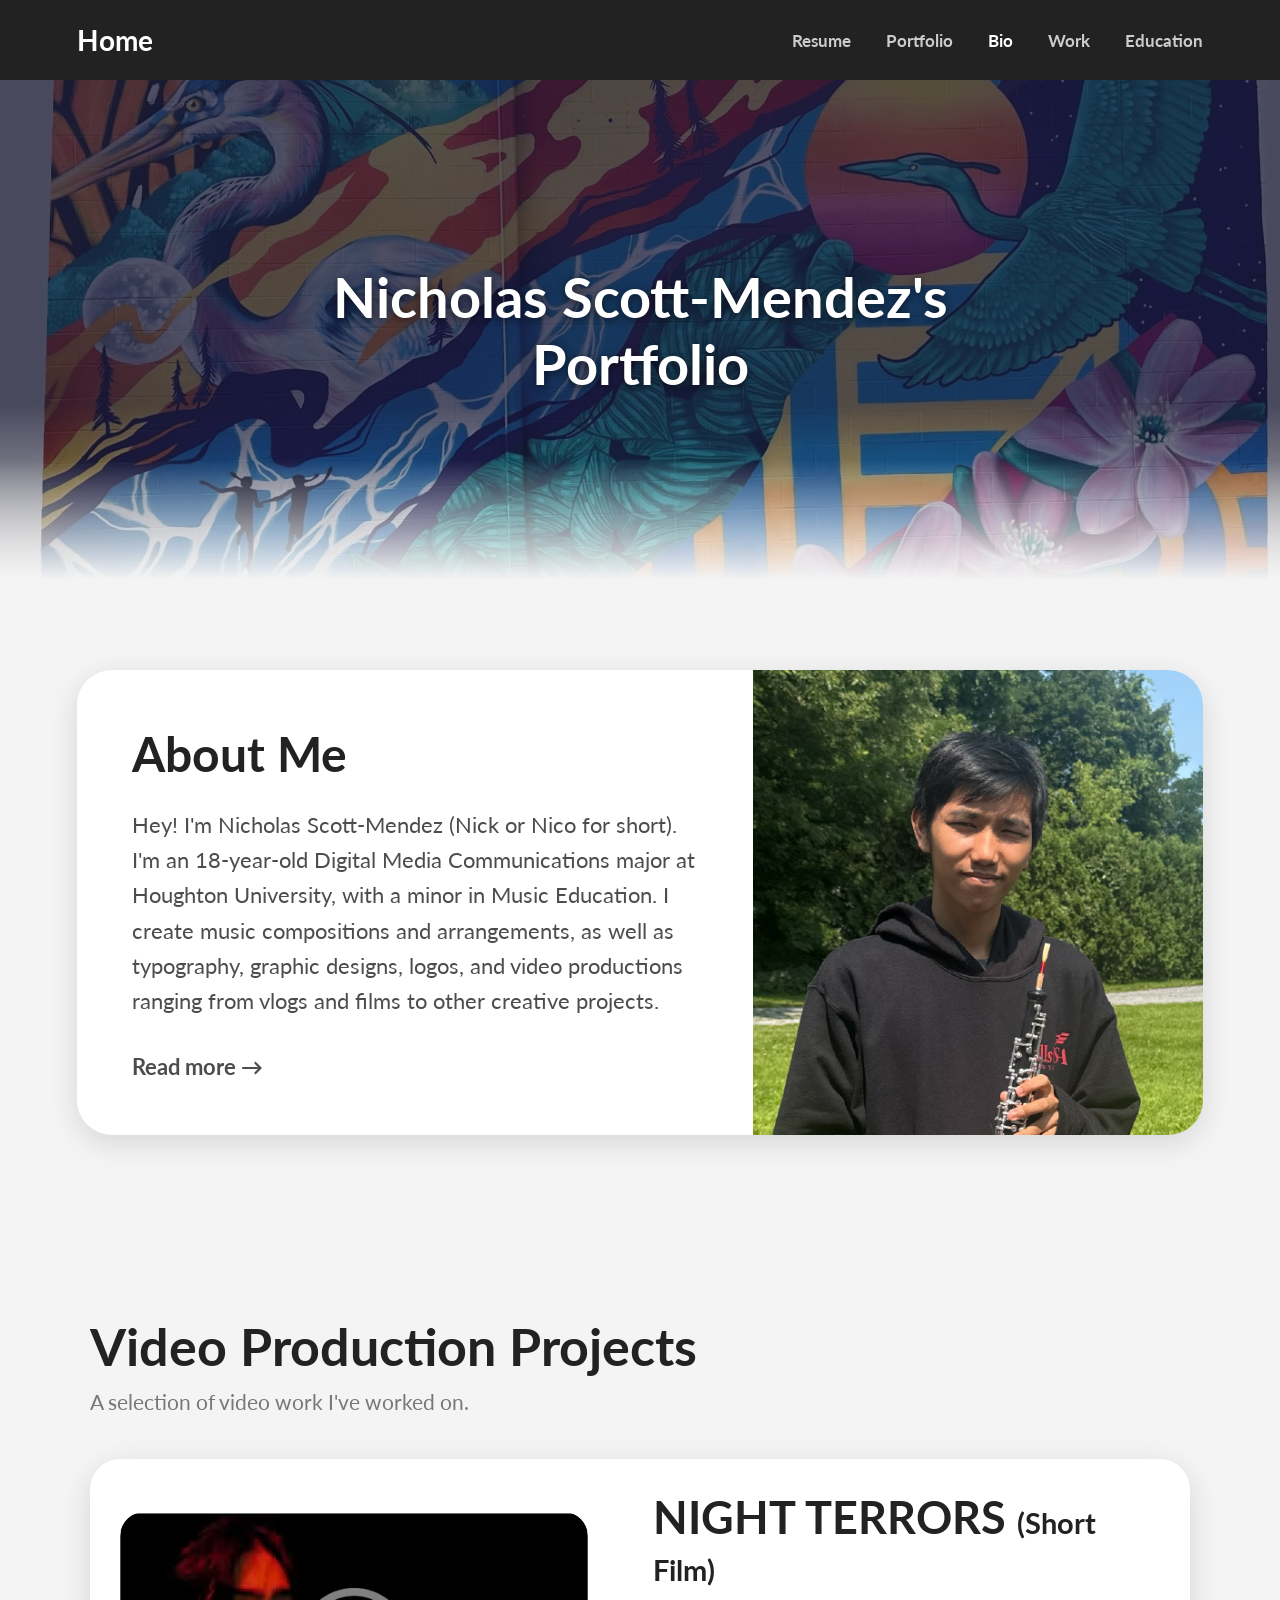
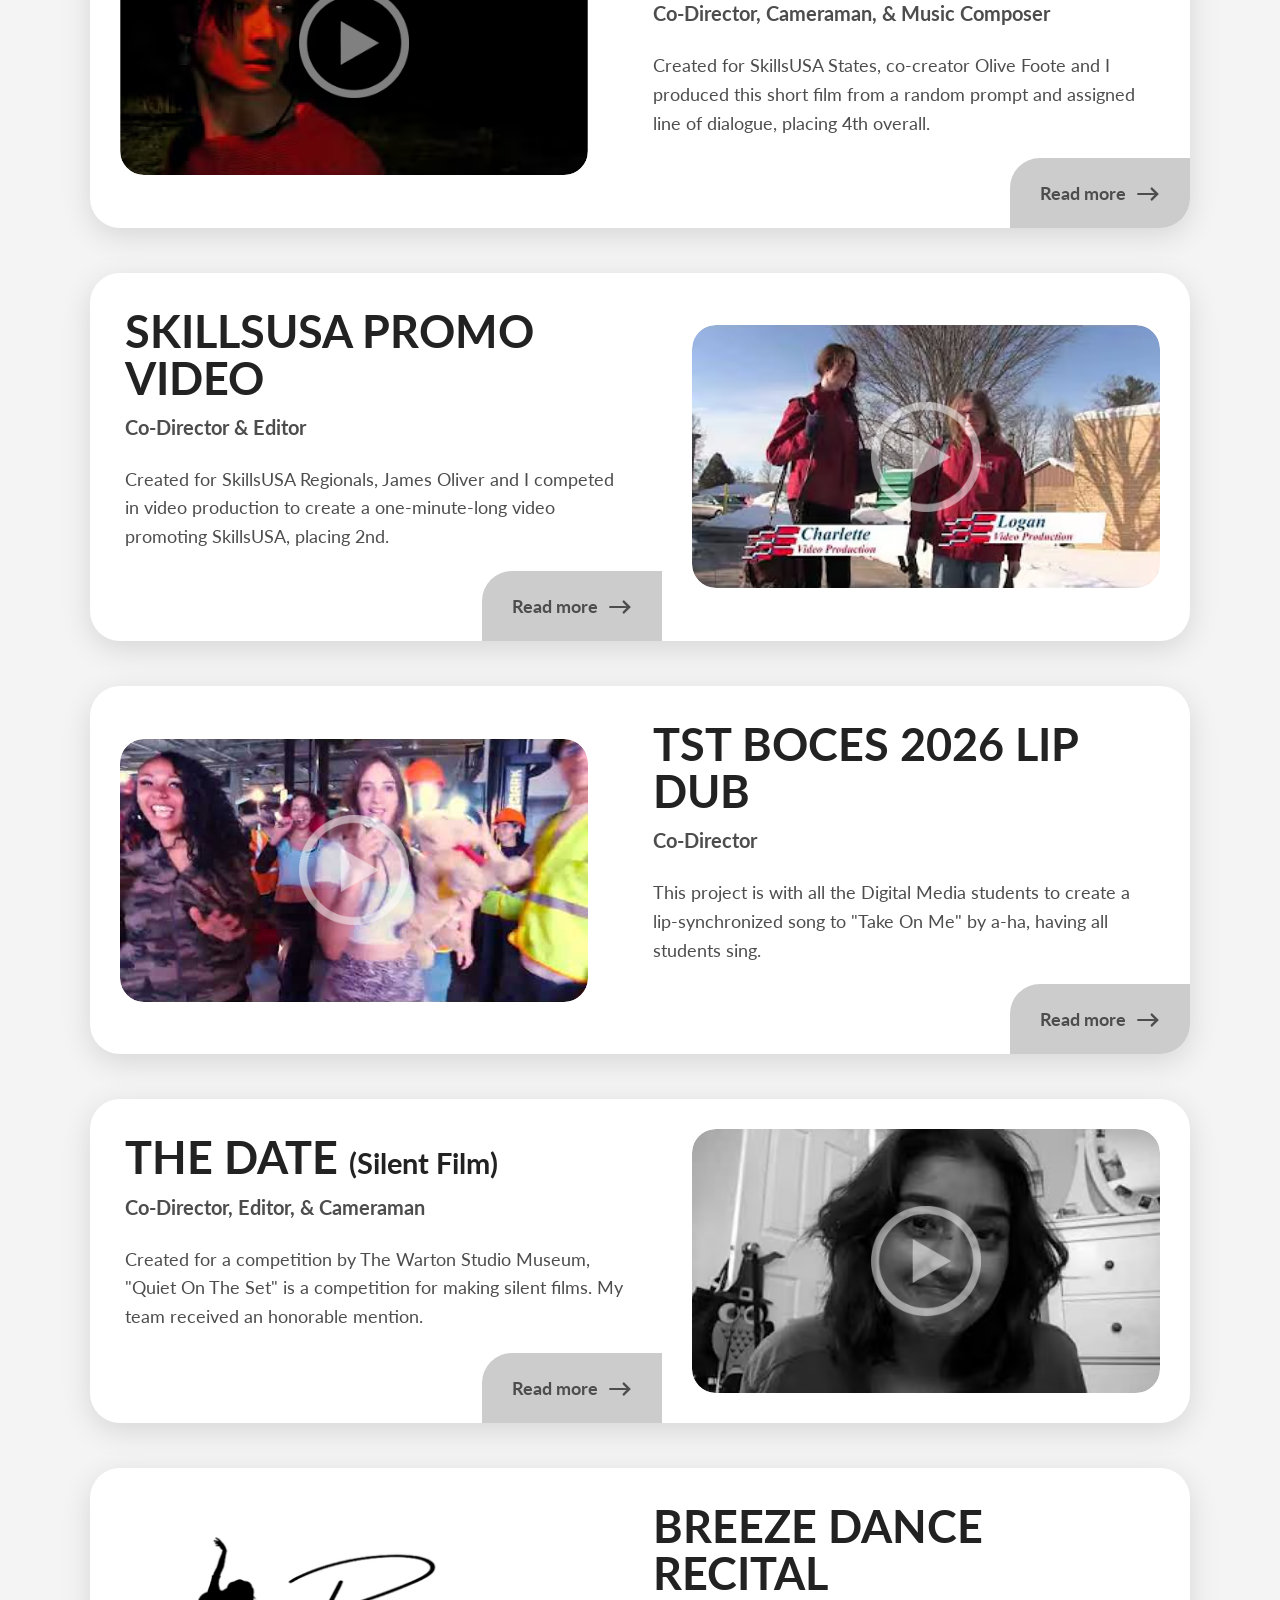
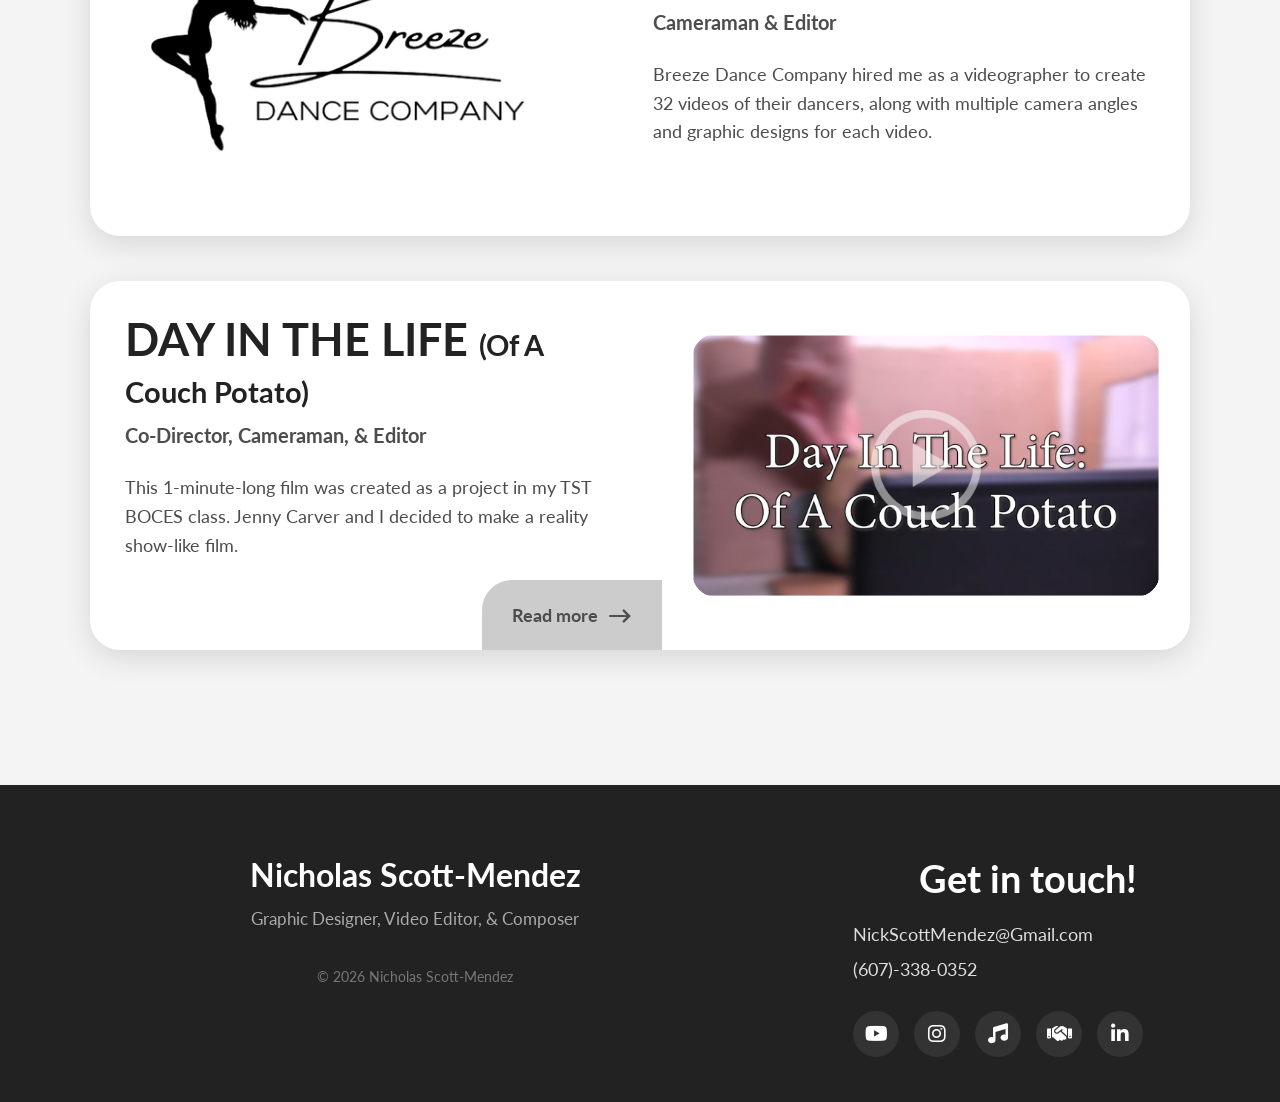
<file: index.html>
<!DOCTYPE html>
<html lang="en">
<head>
    <meta charset="UTF-8">
    <meta name="viewport" content="width=device-width, initial-scale=1.0">

    <title>Nicholas Scott-Mendez's Portfolio</title>

    <link rel="stylesheet" href="style.css">

    <link rel="stylesheet"
      href="https://cdnjs.cloudflare.com/ajax/libs/font-awesome/6.5.2/css/all.min.css">
</head>

<body>

    <nav class="navbar">

    <div class="navbar-content">

        <a href="index.html" class="nav-home">
            Home
        </a>

        <div class="nav-links">

            <a href="resume.html">
                Resume
            </a>

            <a href="index.html">
                Portfolio
            </a>

            <a href="about.html" class="active">
                Bio
            </a>

            <a href="work.html">
                Work
            </a>

            <a href="education.html">
                Education
            </a>

        </div>

    </div>

</nav>
    
    <header class="banner">
        <h1>Nicholas Scott-Mendez's<br>Portfolio</h1>
    </header>


    <section class="about-section">

        <div class="about-card">

            <div class="about-content">

                <h2>About Me</h2>

                <p>
                    Hey! I'm Nicholas Scott-Mendez (Nick or Nico for short).
                    I'm an 18-year-old Digital Media Communications major at
                    Houghton University, with a minor in Music Education.
                    I create music compositions and arrangements, as well as
                    typography, graphic designs, logos, and video productions
                    ranging from vlogs and films to other creative projects.
                </p>

                <a href="about.html" class="read-more">
                    Read more →
                </a>

            </div>

            <div class="about-image">
                <img
                    src="assets/about/me.jpg"
                    alt="Nicholas Scott-Mendez"
                >
            </div>

        </div>

    </section>


    <section class="projects-section">

        <div class="section-heading">
            <h2>Video Production Projects</h2>
            <p>A selection of video work I've worked on.</p>
        </div>

        <article class="project-card">

            <div class="project-media">

                <a
                    href="https://www.youtube.com/watch?v=bDzJEKJigNI"
                    class="project-video-link"
                    target="_blank"
                    rel="noopener noreferrer"
                >

                    <img
                        class="project-thumbnail"
                        src="assets/projects/night-terrors.jpg"
                        alt="Watch Night Terrors short film"
                    >

                    <img
                        class="play-button"
                        src="assets/projects/PlayPauseButton.png"
                        alt=""
                    >

                </a>

            </div>


            <div class="project-info">

                <h3>
                    NIGHT TERRORS
                    <span>(Short Film)</span>
                </h3>

                <h4>
                    Co-Director, Cameraman, &amp; Music Composer
                </h4>

                <p>
                    Created for SkillsUSA States, co-creator Olive Foote
                    and I produced this short film from a random prompt
                    and assigned line of dialogue, placing 4th overall.
                </p>

                <a
                    href="https://www.youtube.com/watch?v=bDzJEKJigNI"
                    class="project-read-more"
                    target="_blank"
                    rel="noopener noreferrer"
                >
                    <span>Read more</span>
                    <span class="arrow">→</span>
                </a>

            </div>

        </article>

        <article class="project-card reverse">

    <div class="project-media">

        <a
            href="https://www.youtube.com/watch?v=kdyuIx5L37I"
            class="project-video-link"
            target="_blank"
            rel="noopener noreferrer"
        >

            <img
                class="project-thumbnail"
                src="assets/projects/skillsusa-promo.jpg"
                alt="Watch SkillsUSA Promo Video"
            >

            <img
                class="play-button"
                src="assets/projects/PlayPauseButton.png"
                alt=""
            >

        </a>

    </div>


    <div class="project-info">

        <h3>SKILLSUSA PROMO VIDEO</h3>

        <h4>Co-Director &amp; Editor</h4>

        <p>
            Created for SkillsUSA Regionals, James Oliver and I competed
            in video production to create a one-minute-long video
            promoting SkillsUSA, placing 2nd.
        </p>

        <a
            href="https://www.youtube.com/watch?v=kdyuIx5L37I"
            class="project-read-more"
            target="_blank"
            rel="noopener noreferrer"
        >
            <span>Read more</span>
            <span class="arrow">→</span>
        </a>

    </div>

</article>

        <article class="project-card">

    <div class="project-media">

        <a
            href="https://www.youtube.com/watch?v=pOxipVMF8qc"
            class="project-video-link"
            target="_blank"
            rel="noopener noreferrer"
        >

            <img
                class="project-thumbnail"
                src="assets/projects/tst-boces-lip-dub.jpg"
                alt="Watch TST BOCES 2026 Lip Dub"
            >

            <img
                class="play-button"
                src="assets/projects/PlayPauseButton.png"
                alt=""
            >

        </a>

    </div>


    <div class="project-info">

        <h3>TST BOCES 2026 LIP DUB</h3>

        <h4>Co-Director</h4>

        <p>
            This project is with all the Digital Media students to create
            a lip-synchronized song to "Take On Me" by a-ha, having all
            students sing.
        </p>

        <a
            href="https://www.youtube.com/watch?v=pOxipVMF8qc"
            class="project-read-more"
            target="_blank"
            rel="noopener noreferrer"
        >
            <span>Read more</span>
            <span class="arrow">→</span>
        </a>

    </div>

</article>

        <article class="project-card reverse">

    <div class="project-media">

        <a
            href="https://www.youtube.com/watch?v=2PKWmDkMCZw"
            class="project-video-link"
            target="_blank"
            rel="noopener noreferrer"
        >

            <img
                class="project-thumbnail"
                src="assets/projects/the-date.jpg"
                alt="Watch The Date (Silent Film)"
            >

            <img
                class="play-button"
                src="assets/projects/PlayPauseButton.png"
                alt=""
            >

        </a>

    </div>


    <div class="project-info">

        <h3>THE DATE <span>(Silent Film)</span></h3>

        <h4>Co-Director, Editor, &amp; Cameraman</h4>

        <p>
            Created for a competition by The Warton Studio Museum,
            "Quiet On The Set" is a competition for making silent films.
            My team received an honorable mention.
        </p>

        <a
            href="https://www.youtube.com/watch?v=2PKWmDkMCZw"
            class="project-read-more"
            target="_blank"
            rel="noopener noreferrer"
        >
            <span>Read more</span>
            <span class="arrow">→</span>
        </a>

    </div>
</article>
<article class="project-card">

    <div class="project-media">

        <div class="project-image-only">

            <img
                class="project-thumbnail"
                src="assets/projects/breeze-dance-recital.jpg"
                alt="Breeze Dance Recital"
            >

        </div>

    </div>


    <div class="project-info">

        <h3>BREEZE DANCE RECITAL</h3>

        <h4>Cameraman &amp; Editor</h4>

        <p>
            Breeze Dance Company hired me as a videographer to create
            32 videos of their dancers, along with multiple camera angles
            and graphic designs for each video.
        </p>

    </div>

</article>
        

    <article class="project-card reverse">

    <div class="project-media">

        <a
            href="https://youtu.be/pCBR0Z5wsMM"
            class="project-video-link"
            target="_blank"
            rel="noopener noreferrer"
        >

            <img
                class="project-thumbnail"
                src="assets/projects/day-in-the-life.jpg"
                alt="Watch Day In The Life: Of A Couch Potato"
            >

            <img
                class="play-button"
                src="assets/projects/PlayPauseButton.png"
                alt=""
            >

        </a>

    </div>


    <div class="project-info">

        <h3>
            DAY IN THE LIFE
            <span>(Of A Couch Potato)</span>
        </h3>

        <h4>Co-Director, Cameraman, &amp; Editor</h4>

        <p>
            This 1-minute-long film was created as a project in my
            TST BOCES class. Jenny Carver and I decided to make a
            reality show-like film.
        </p>

        <a
            href="https://youtu.be/pCBR0Z5wsMM"
            class="project-read-more"
            target="_blank"
            rel="noopener noreferrer"
        >
            <span>Read more</span>
            <span class="arrow">→</span>
        </a>

    </div>

</article>

        </section>
    <footer class="footer">

    <div class="footer-content">

        <div class="footer-left">

            <h2>Nicholas Scott-Mendez</h2>

            <p>
                Graphic Designer, Video Editor, & Composer
            </p>

            <p class="footer-copyright">
                © 2026 Nicholas Scott-Mendez
            </p>

        </div>


        <div class="footer-contact">

            <h2>Get in touch!</h2>

            <a href="mailto:NickScottMendez@Gmail.com">
                NickScottMendez@Gmail.com
            </a>

            <a href="tel:6073380352">
                (607)-338-0352
            </a>


            <div class="social-links">

                <a
                    href="https://www.youtube.com/@NickScottMendez"
                    target="_blank"
                    rel="noopener noreferrer"
                    aria-label="YouTube"
                >
                    <i class="fa-brands fa-youtube"></i>
                </a>

                <a
                    href="https://www.instagram.com/nscottmendez/"
                    target="_blank"
                    rel="noopener noreferrer"
                    aria-label="Instagram"
                >
                    <i class="fa-brands fa-instagram"></i>
                </a>

                <a
                    href="https://musescore.com/user/83120443"
                    target="_blank"
                    rel="noopener noreferrer"
                    aria-label="MuseScore"
                >
                    <i class="fa-solid fa-music"></i>
                </a>

                <a
                    href="https://houghton.joinhandshake.com/profiles/houghton30"
                    target="_blank"
                    rel="noopener noreferrer"
                    aria-label="Handshake"
                >
                    <i class="fa-solid fa-handshake"></i>
                </a>

                <a
                    href="https://www.linkedin.com/in/nicholas-scott-mendez-906286311/"
                    target="_blank"
                    rel="noopener noreferrer"
                    aria-label="LinkedIn"
                >
                    <i class="fa-brands fa-linkedin-in"></i>
                </a>

            </div>

        </div>

    </div>

</footer>
</body>
</html>
</file>
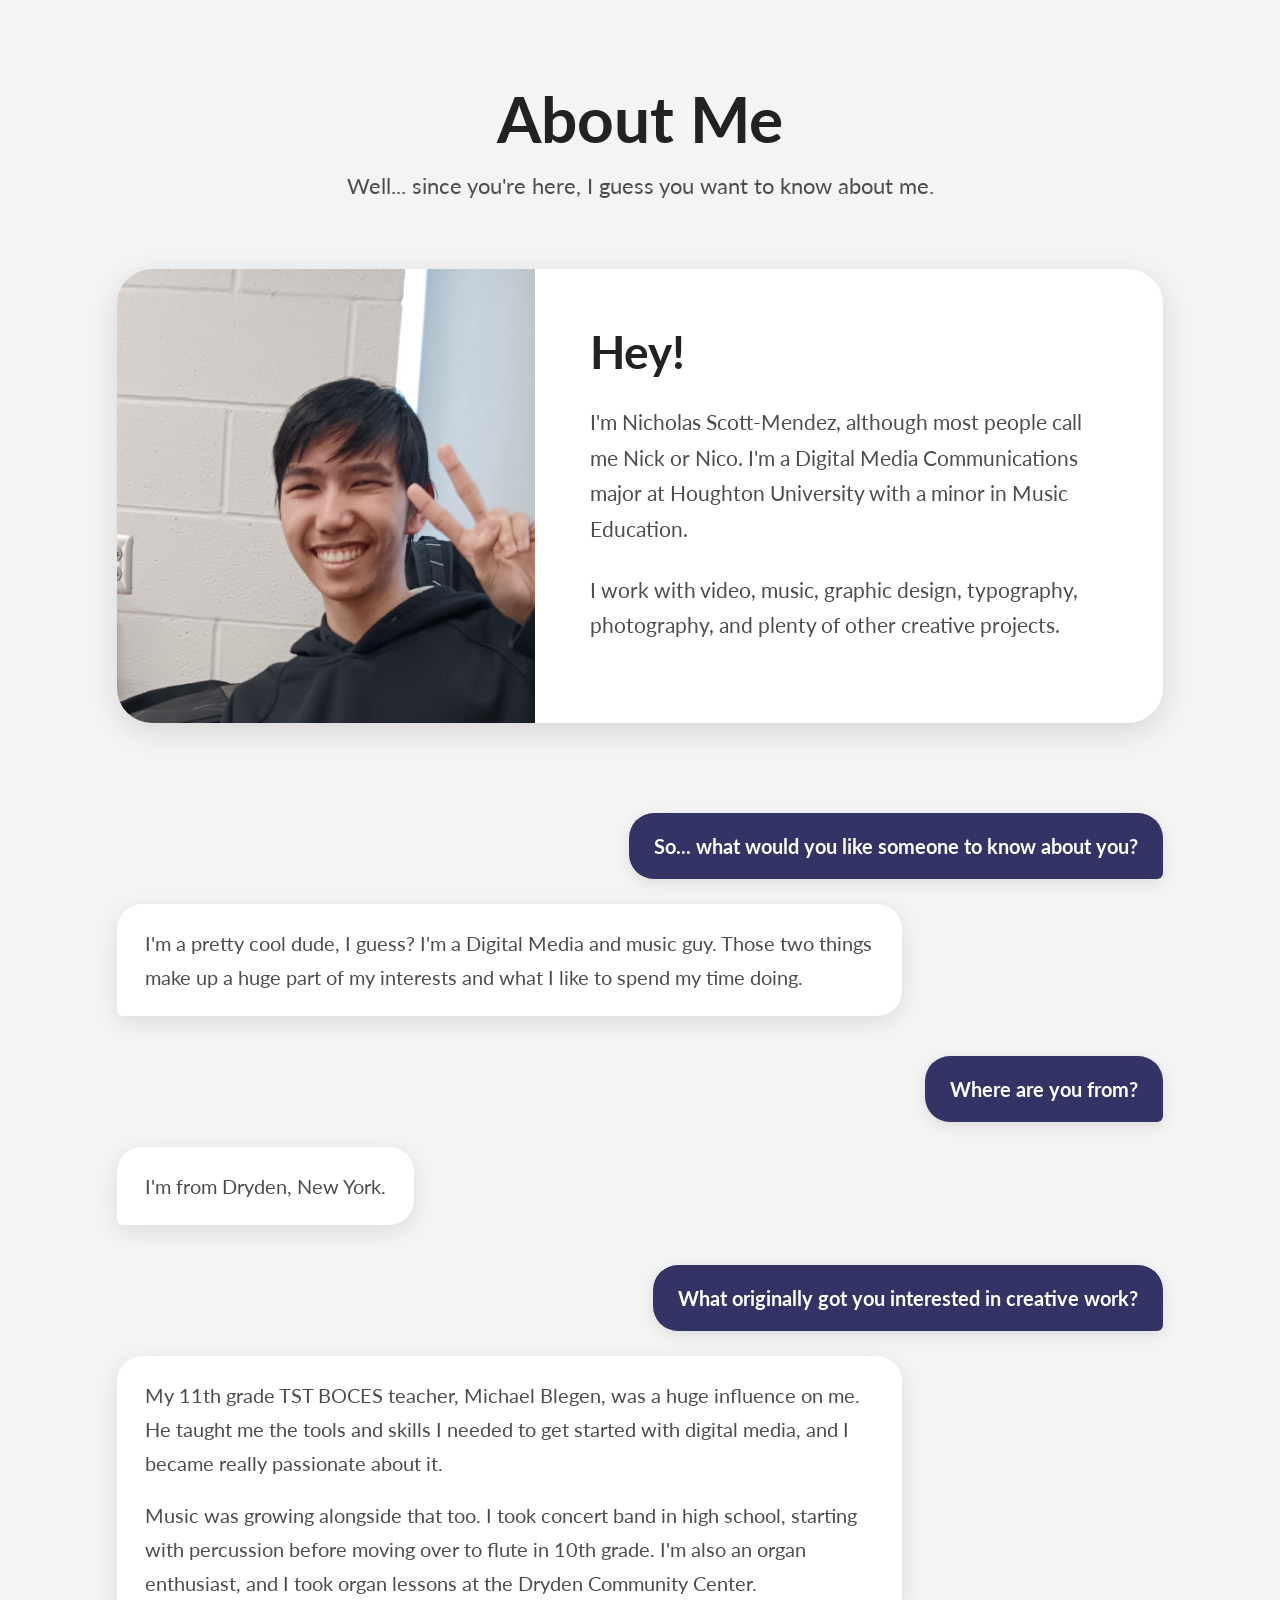
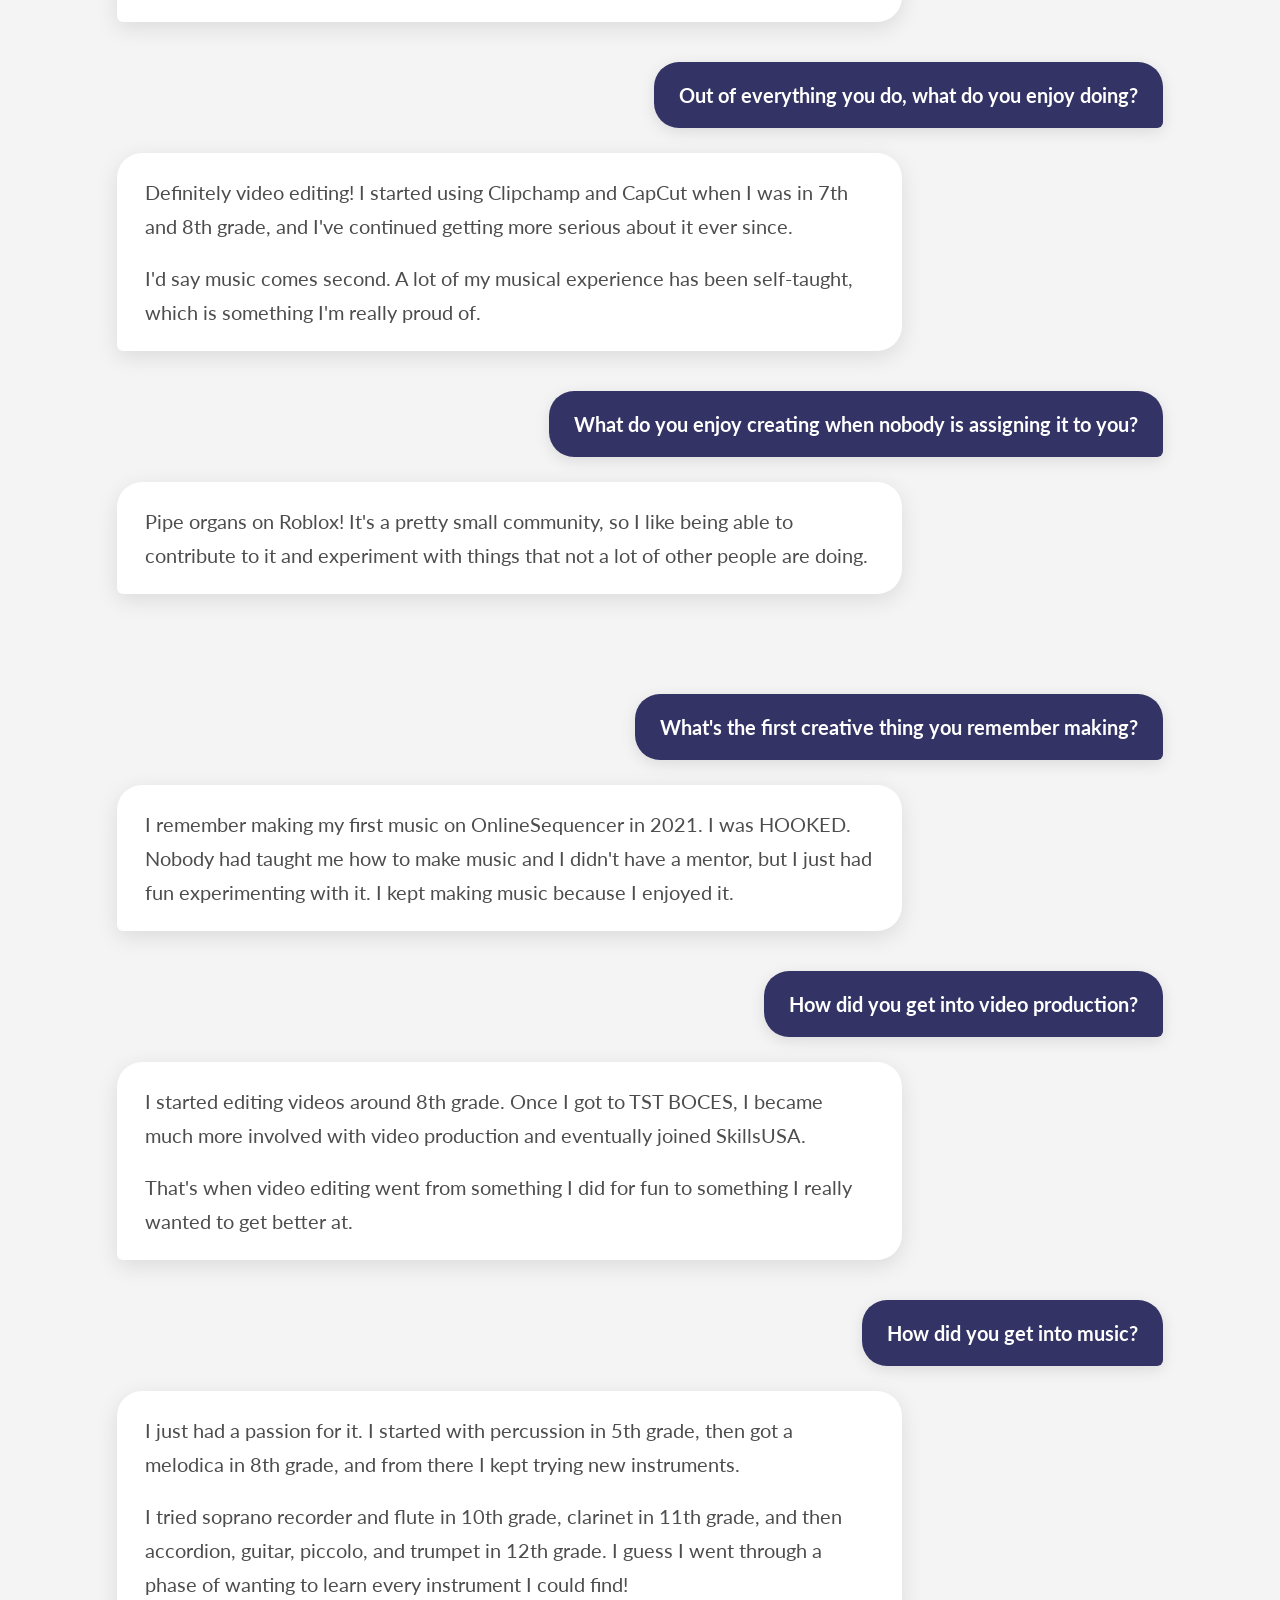
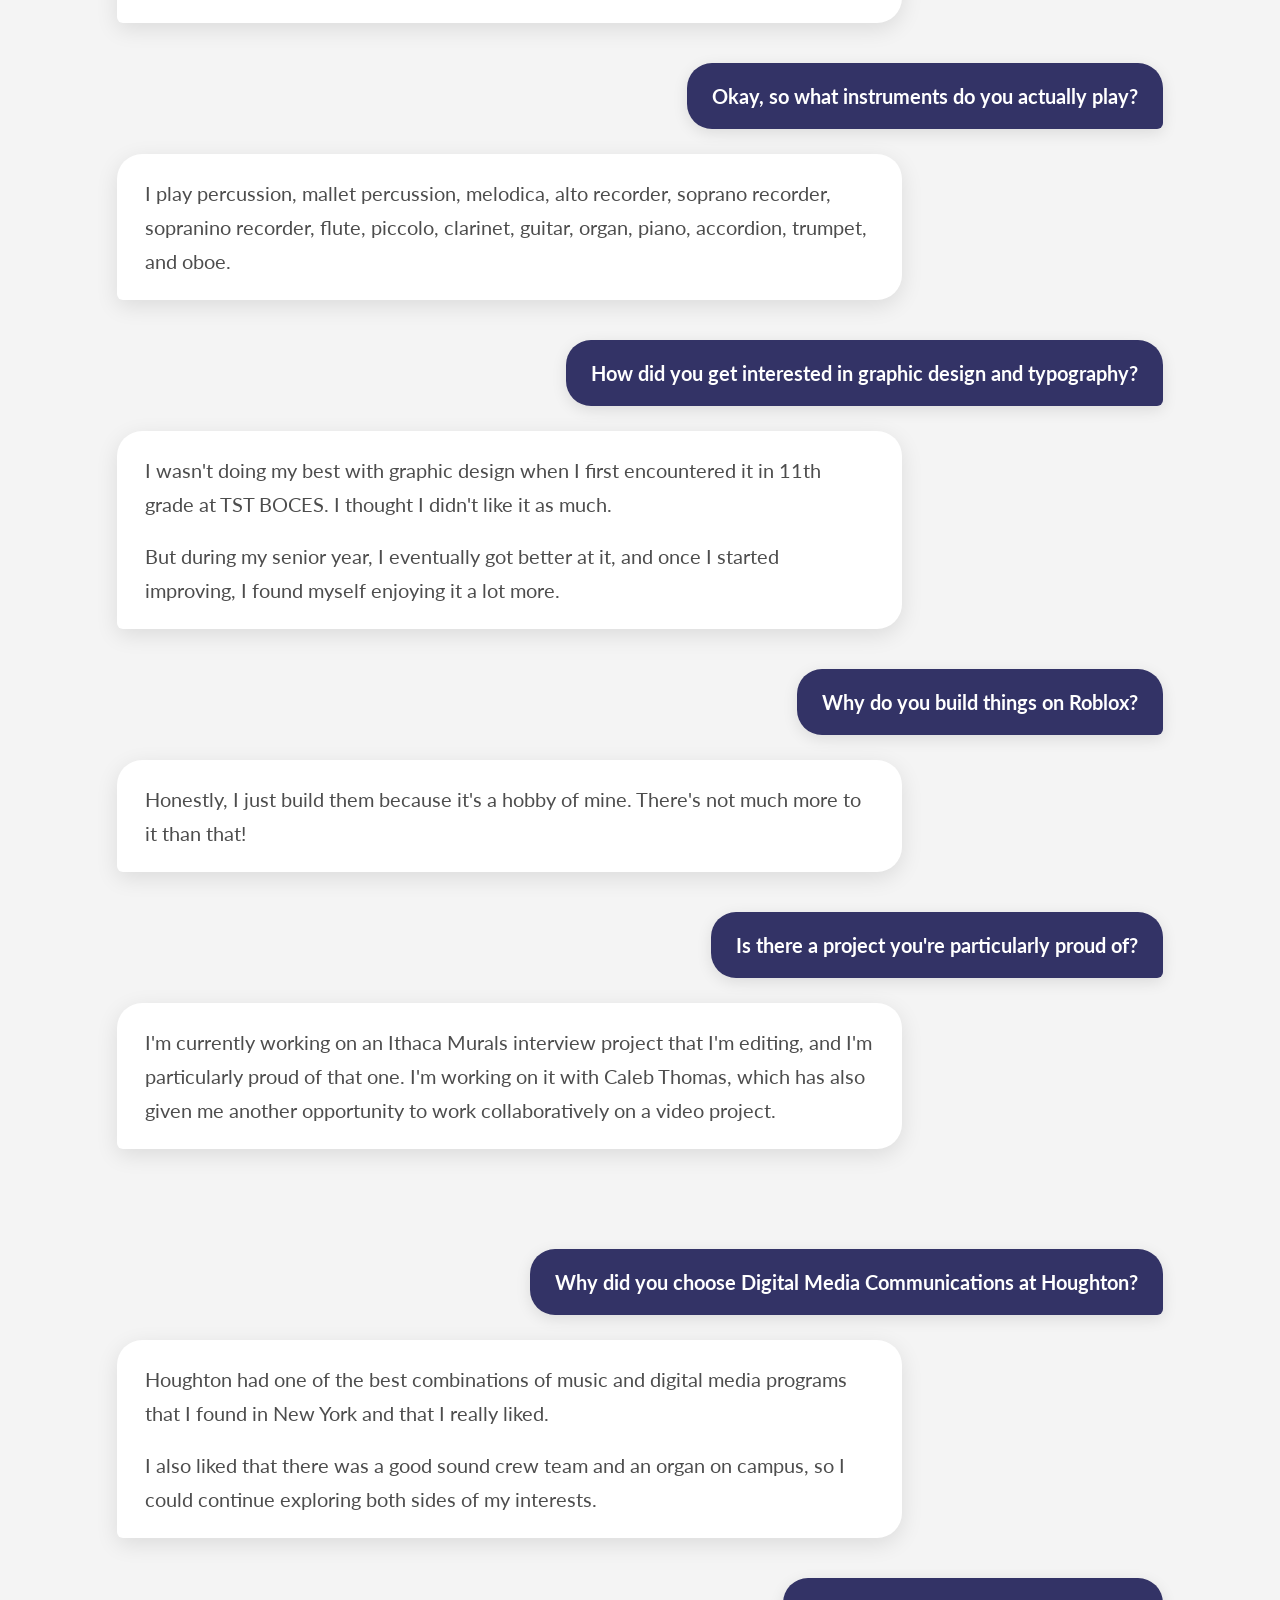
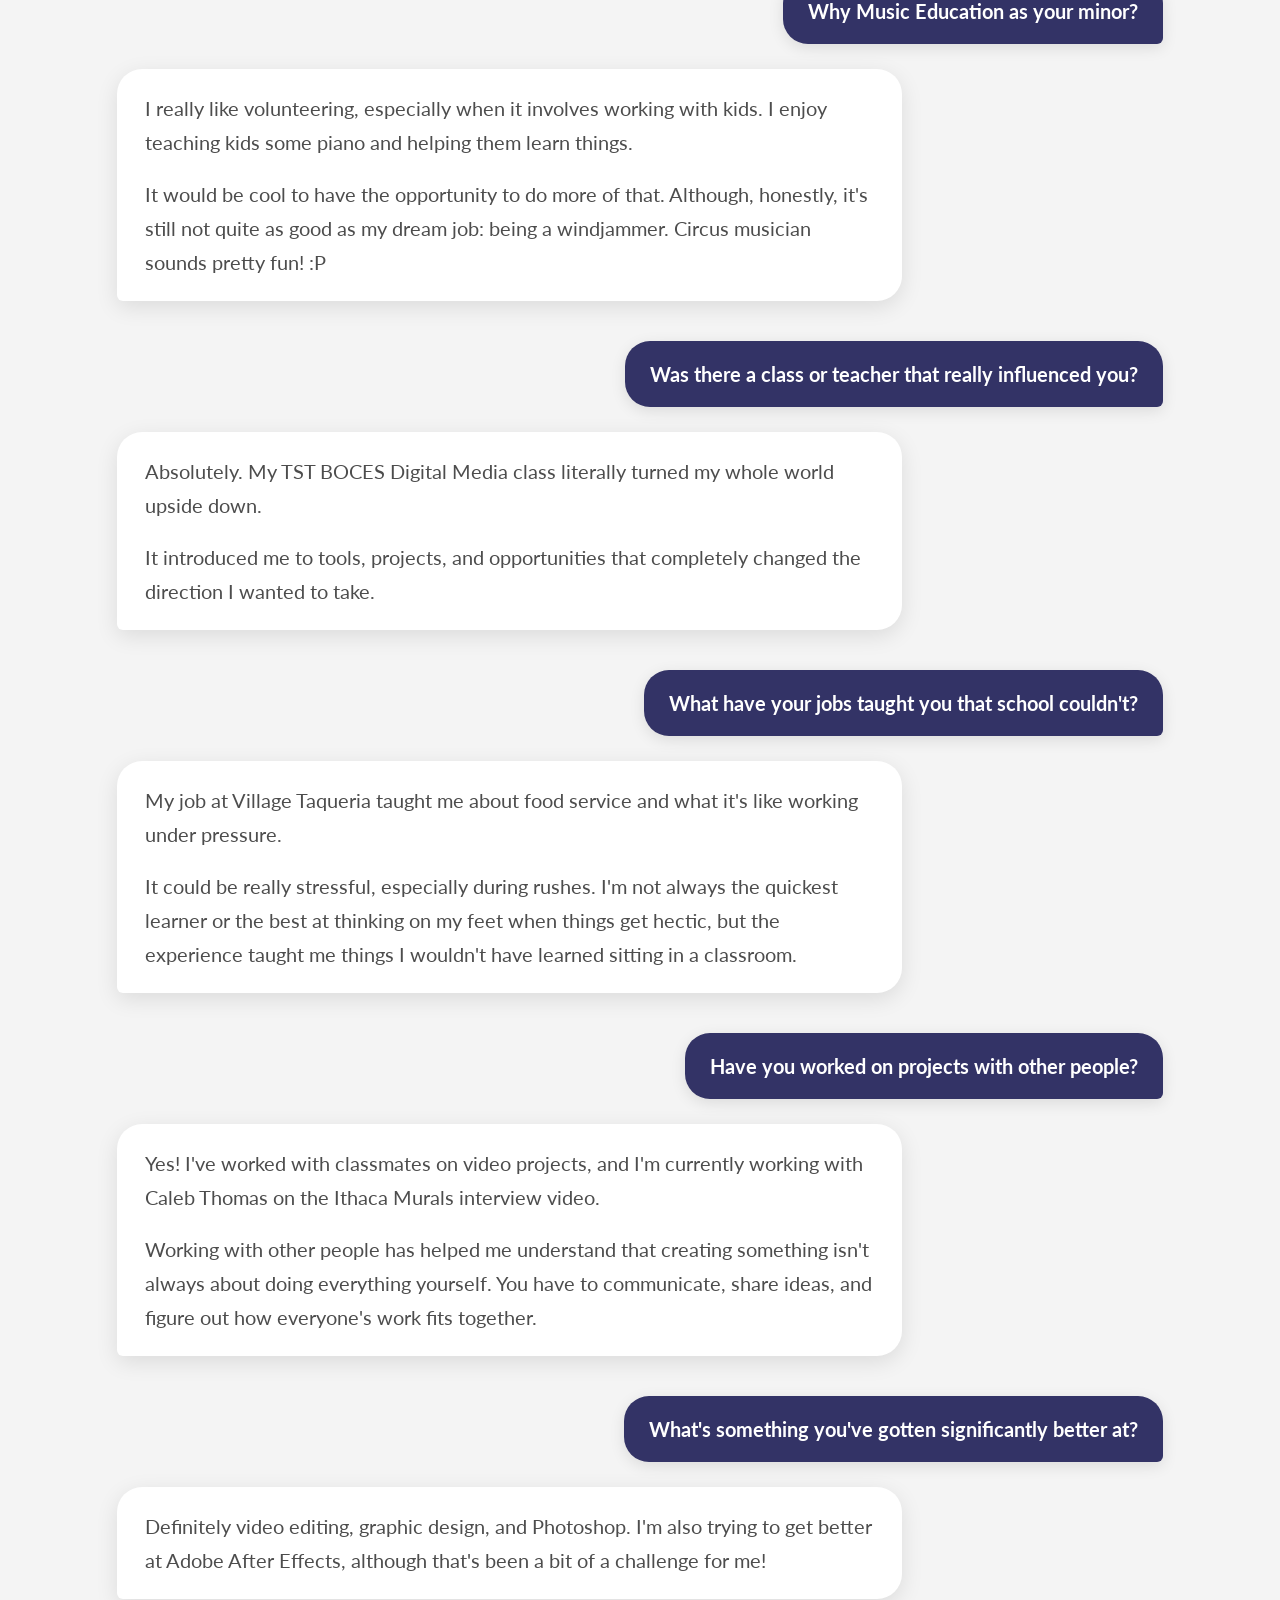
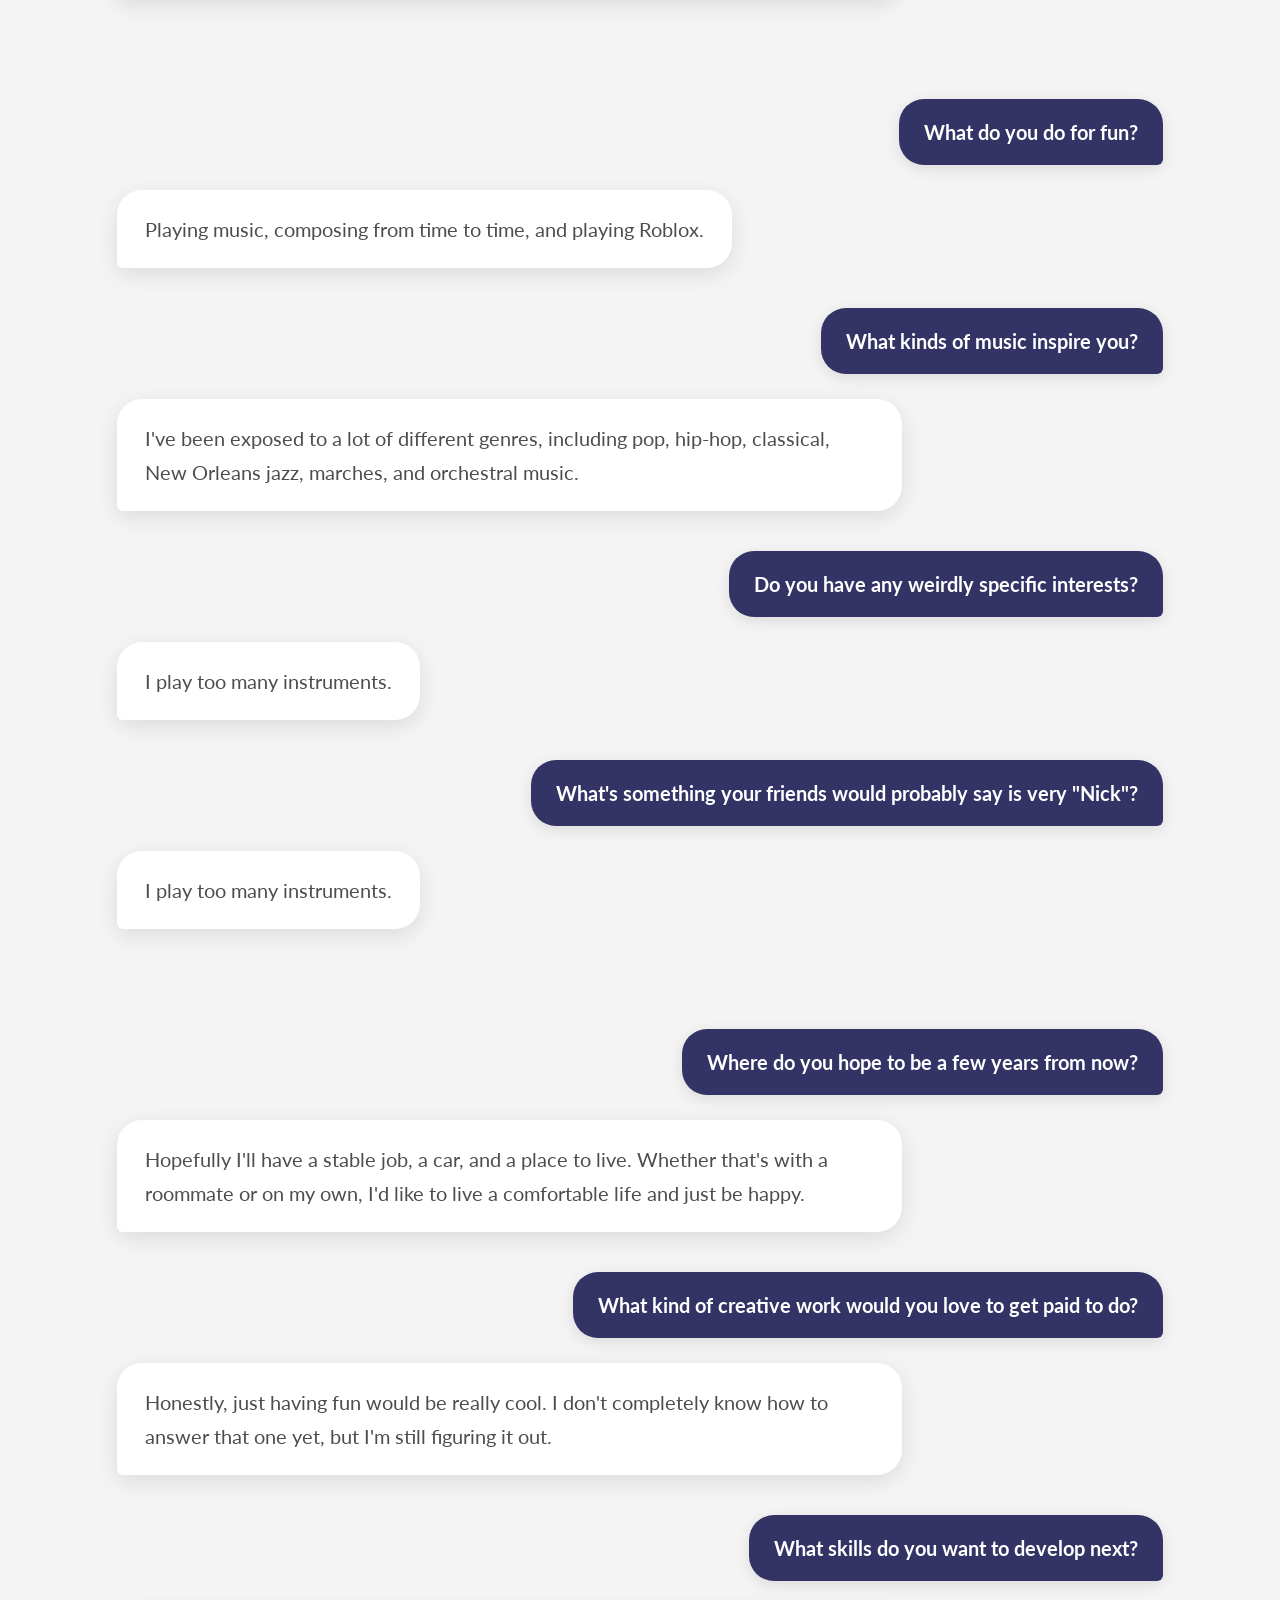
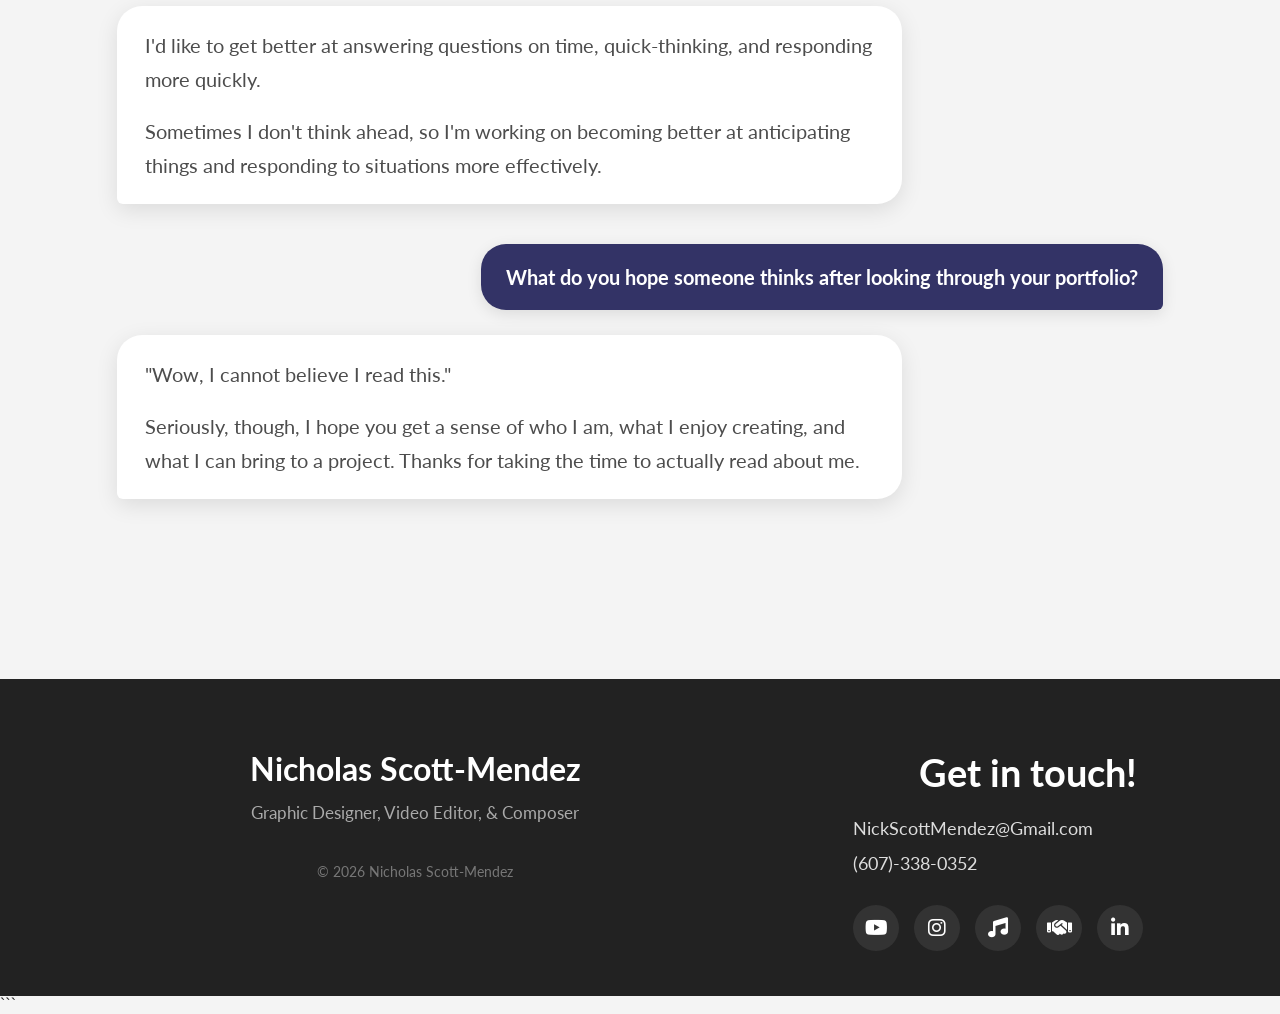
<file: about.html>
<!DOCTYPE html>

<html lang="en">
<head>
    <meta charset="UTF-8">
    <meta name="viewport" content="width=device-width, initial-scale=1.0">

    <title>About Me | Nicholas Scott-Mendez's Portfolio</title>

    <link rel="stylesheet" href="style.css">

    <link
        rel="stylesheet"
        href="https://cdnjs.cloudflare.com/ajax/libs/font-awesome/6.5.2/css/all.min.css"
    >
</head>

<main class="about-page">

    <section class="about-header">
        <h1>About Me</h1>
        <p>Well... since you're here, I guess you want to know about me.</p>
    </section>


    <!-- Introduction -->

    <section class="about-introduction">

        <div class="about-introduction-image">
            <img src="assets/about/about-me.jpg" alt="Nicholas Scott-Mendez">
        </div>

        <div class="about-introduction-text">
            <h2>Hey!</h2>

            <p>
                I'm Nicholas Scott-Mendez, although most people call me
                Nick or Nico. I'm a Digital Media Communications major
                at Houghton University with a minor in Music Education.
            </p>

            <p>
                I work with video, music, graphic design, typography,
                photography, and plenty of other creative projects.
            </p>
        </div>

    </section>


    <!-- Part 1 -->

    <section class="conversation-section">

        <div class="chat-question">
            <p>So... what would you like someone to know about you?</p>
        </div>

        <div class="chat-answer">
            <p>
                I'm a pretty cool dude, I guess? I'm a Digital Media
                and music guy. Those two things make up a huge part of my interests
                and what I like to spend my time doing.
            </p>
        </div>


        <div class="chat-question">
            <p>Where are you from?</p>
        </div>

        <div class="chat-answer">
            <p>
                I'm from Dryden, New York.
            </p>
        </div>


        <div class="chat-question">
            <p>What originally got you interested in creative work?</p>
        </div>

        <div class="chat-answer">
            <p>
                My 11th grade TST BOCES teacher, Michael Blegen, was a huge
                influence on me. He taught me the tools and skills I needed
                to get started with digital media, and I became really
                passionate about it.
            </p>

            <p>
                Music was growing alongside that too. I took concert band
                in high school, starting with percussion before moving over
                to flute in 10th grade. I'm also an organ enthusiast, and
                I took organ lessons at the Dryden Community Center.
            </p>
        </div>


        <div class="chat-question">
            <p>Out of everything you do, what do you enjoy doing?</p>
        </div>

        <div class="chat-answer">
            <p>
                Definitely video editing! I started using Clipchamp and
                CapCut when I was in 7th and 8th grade, and I've continued
                getting more serious about it ever since.
            </p>

            <p>
                I'd say music comes second. A lot of my musical experience
                has been self-taught, which is something I'm really proud of.
            </p>
        </div>


        <div class="chat-question">
            <p>What do you enjoy creating when nobody is assigning it to you?</p>
        </div>

        <div class="chat-answer">
            <p>
                Pipe organs on Roblox! It's a pretty small community, so I
                like being able to contribute to it and experiment with
                things that not a lot of other people are doing.
            </p>
        </div>

    </section>


    <!-- Part 2 -->

    <section class="conversation-section">

        <div class="chat-question">
            <p>What's the first creative thing you remember making?</p>
        </div>

        <div class="chat-answer">
            <p>
                I remember making my first music on OnlineSequencer in 2021.
                I was HOOKED. Nobody had taught me how to make music and I
                didn't have a mentor, but I just had fun experimenting with it.
                I kept making music because I enjoyed it.
            </p>
        </div>


        <div class="chat-question">
            <p>How did you get into video production?</p>
        </div>

        <div class="chat-answer">
            <p>
                I started editing videos around 8th grade. Once I got to
                TST BOCES, I became much more involved with video production
                and eventually joined SkillsUSA.
            </p>

            <p>
                That's when video editing went from something I did for fun
                to something I really wanted to get better at.
            </p>
        </div>


        <div class="chat-question">
            <p>How did you get into music?</p>
        </div>

        <div class="chat-answer">
            <p>
                I just had a passion for it. I started with percussion in
                5th grade, then got a melodica in 8th grade, and from there
                I kept trying new instruments.
            </p>

            <p>
                I tried soprano recorder and flute in 10th grade, clarinet
                in 11th grade, and then accordion, guitar, piccolo, and
                trumpet in 12th grade. I guess I went through a phase of
                wanting to learn every instrument I could find!
            </p>
        </div>


        <div class="chat-question">
            <p>Okay, so what instruments do you actually play?</p>
        </div>

        <div class="chat-answer">
            <p>
                I play percussion, mallet percussion, melodica, alto recorder,
                soprano recorder, sopranino recorder, flute, piccolo, clarinet,
                guitar, organ, piano, accordion, trumpet, and oboe.
            </p>
        </div>


        <div class="chat-question">
            <p>How did you get interested in graphic design and typography?</p>
        </div>

        <div class="chat-answer">
            <p>
                I wasn't doing my best with graphic design when I first
                encountered it in 11th grade at TST BOCES. I thought I didn't
                like it as much.
            </p>

            <p>
                But during my senior year, I eventually got better at it,
                and once I started improving, I found myself enjoying it a
                lot more.
            </p>
        </div>


        <div class="chat-question">
            <p>Why do you build things on Roblox?</p>
        </div>

        <div class="chat-answer">
            <p>
                Honestly, I just build them because it's a hobby of mine.
                There's not much more to it than that!
            </p>
        </div>


        <div class="chat-question">
            <p>Is there a project you're particularly proud of?</p>
        </div>

        <div class="chat-answer">
            <p>
                I'm currently working on an Ithaca Murals interview project
                that I'm editing, and I'm particularly proud of that one.
                I'm working on it with Caleb Thomas, which has also given me
                another opportunity to work collaboratively on a video project.
            </p>
        </div>

    </section>


    <!-- Part 3 -->

    <section class="conversation-section">


        <div class="chat-question">
            <p>Why did you choose Digital Media Communications at Houghton?</p>
        </div>

        <div class="chat-answer">
            <p>
                Houghton had one of the best combinations of music and
                digital media programs that I found in New York and that
                I really liked.
            </p>

            <p>
                I also liked that there was a good sound crew team and
                an organ on campus, so I could continue exploring both
                sides of my interests.
            </p>
        </div>


        <div class="chat-question">
            <p>Why Music Education as your minor?</p>
        </div>

        <div class="chat-answer">
            <p>
                I really like volunteering, especially when it involves
                working with kids. I enjoy teaching kids some piano and
                helping them learn things.
            </p>

            <p>
                It would be cool to have the opportunity to do more of
                that. Although, honestly, it's still not quite as good
                as my dream job: being a windjammer. Circus musician
                sounds pretty fun! :P
            </p>
        </div>


        <div class="chat-question">
            <p>Was there a class or teacher that really influenced you?</p>
        </div>

        <div class="chat-answer">
            <p>
                Absolutely. My TST BOCES Digital Media class literally
                turned my whole world upside down.
            </p>

            <p>
                It introduced me to tools, projects, and opportunities
                that completely changed the direction I wanted to take.
            </p>
        </div>


        <div class="chat-question">
            <p>What have your jobs taught you that school couldn't?</p>
        </div>

        <div class="chat-answer">
            <p>
                My job at Village Taqueria taught me about food service
                and what it's like working under pressure.
            </p>

            <p>
                It could be really stressful, especially during rushes.
                I'm not always the quickest learner or the best at
                thinking on my feet when things get hectic, but the
                experience taught me things I wouldn't have learned
                sitting in a classroom.
            </p>
        </div>


        <div class="chat-question">
            <p>Have you worked on projects with other people?</p>
        </div>

        <div class="chat-answer">
            <p>
                Yes! I've worked with classmates on video projects, and
                I'm currently working with Caleb Thomas on the Ithaca
                Murals interview video.
            </p>

            <p>
                Working with other people has helped me understand that
                creating something isn't always about doing everything
                yourself. You have to communicate, share ideas, and
                figure out how everyone's work fits together.
            </p>
        </div>


        <div class="chat-question">
            <p>What's something you've gotten significantly better at?</p>
        </div>

        <div class="chat-answer">
            <p>
                Definitely video editing, graphic design, and Photoshop.
                I'm also trying to get better at Adobe After Effects,
                although that's been a bit of a challenge for me!
            </p>
        </div>

    </section>


    <!-- Part 4 -->

    <section class="conversation-section">


        <div class="chat-question">
            <p>What do you do for fun?</p>
        </div>

        <div class="chat-answer">
            <p>
                Playing music, composing from time to time, and playing
                Roblox.
            </p>
        </div>


        <div class="chat-question">
            <p>What kinds of music inspire you?</p>
        </div>

        <div class="chat-answer">
            <p>
                I've been exposed to a lot of different genres, including
                pop, hip-hop, classical, New Orleans jazz, marches, and
                orchestral music.
            </p>
        </div>


        <div class="chat-question">
            <p>Do you have any weirdly specific interests?</p>
        </div>

        <div class="chat-answer">
            <p>
                I play too many instruments.
            </p>
        </div>


        <div class="chat-question">
            <p>What's something your friends would probably say is very "Nick"?</p>
        </div>

        <div class="chat-answer">
            <p>
                I play too many instruments.
            </p>
        </div>

    </section>


    <!-- Part 5 -->

    <section class="conversation-section">


        <div class="chat-question">
            <p>Where do you hope to be a few years from now?</p>
        </div>

        <div class="chat-answer">
            <p>
                Hopefully I'll have a stable job, a car, and a place to
                live. Whether that's with a roommate or on my own, I'd
                like to live a comfortable life and just be happy.
            </p>
        </div>


        <div class="chat-question">
            <p>What kind of creative work would you love to get paid to do?</p>
        </div>

        <div class="chat-answer">
            <p>
                Honestly, just having fun would be really cool. I don't
                completely know how to answer that one yet, but I'm still
                figuring it out.
            </p>
        </div>


        <div class="chat-question">
            <p>What skills do you want to develop next?</p>
        </div>

        <div class="chat-answer">
            <p>
                I'd like to get better at answering questions on time,
                quick-thinking, and responding more quickly.
            </p>

            <p>
                Sometimes I don't think ahead, so I'm working on becoming
                better at anticipating things and responding to situations
                more effectively.
            </p>
        </div>


        <div class="chat-question">
            <p>What do you hope someone thinks after looking through your portfolio?</p>
        </div>

        <div class="chat-answer final-answer">
            <p>
                "Wow, I cannot believe I read this."
            </p>

            <p>
                Seriously, though, I hope you get a sense of who I am,
                what I enjoy creating, and what I can bring to a project.
                Thanks for taking the time to actually read about me.
            </p>
        </div>

     </section>

    </main>
    
    <footer class="footer">

    <div class="footer-content">

        <div class="footer-left">

            <h2>Nicholas Scott-Mendez</h2>

            <p>
                Graphic Designer, Video Editor, & Composer
            </p>

            <p class="footer-copyright">
                © 2026 Nicholas Scott-Mendez
            </p>

        </div>


        <div class="footer-contact">

            <h2>Get in touch!</h2>

            <a href="mailto:NickScottMendez@Gmail.com">
                NickScottMendez@Gmail.com
            </a>

            <a href="tel:6073380352">
                (607)-338-0352
            </a>


            <div class="social-links">

                <a
                    href="https://www.youtube.com/@NickScottMendez"
                    target="_blank"
                    rel="noopener noreferrer"
                    aria-label="YouTube"
                >
                    <i class="fa-brands fa-youtube"></i>
                </a>

                <a
                    href="https://www.instagram.com/nscottmendez/"
                    target="_blank"
                    rel="noopener noreferrer"
                    aria-label="Instagram"
                >
                    <i class="fa-brands fa-instagram"></i>
                </a>

                <a
                    href="https://musescore.com/user/83120443"
                    target="_blank"
                    rel="noopener noreferrer"
                    aria-label="MuseScore"
                >
                    <i class="fa-solid fa-music"></i>
                </a>

                <a
                    href="https://houghton.joinhandshake.com/profiles/houghton30"
                    target="_blank"
                    rel="noopener noreferrer"
                    aria-label="Handshake"
                >
                    <i class="fa-solid fa-handshake"></i>
                </a>

                <a
                    href="https://www.linkedin.com/in/nicholas-scott-mendez-906286311/"
                    target="_blank"
                    rel="noopener noreferrer"
                    aria-label="LinkedIn"
                >
                    <i class="fa-brands fa-linkedin-in"></i>
                </a>

            </div>

        </div>

    </div>

</footer>
```

</body>
</html>
</file>
<file: style.css>
@import url('https://fonts.googleapis.com/css2?family=Lato:wght@700&display=swap');


/* =================================
   General
   ================================= */

* {
    box-sizing: border-box;
}

body {
    margin: 0;

    font-family: Arial, sans-serif;

    background: #f4f4f4;

    color: #222222;
}


/* =================================
   Homepage Banner
   ================================= */

.banner {
    height: 500px;

    background-image:
        linear-gradient(
            to bottom,
            rgba(20, 20, 50, 0.70) 0%,
            rgba(20, 20, 50, 0.70) 65%,
            rgba(20, 20, 50, 0.00) 100%
        ),
        url("assets/banner/banner.jpg");

    background-size: cover;
    background-position: center;

    display: flex;

    align-items: center;
    justify-content: center;

    text-align: center;

    position: relative;
}

.banner h1 {
    position: relative;

    z-index: 1;

    margin: 0;

    color: white;

    font-family: "Lato", sans-serif;

    font-size: 56px;
    font-weight: 700;

    text-shadow: 0 2px 8px rgba(0, 0, 0, 0.6);
}


/* Banner fade */

.banner::after {
    content: "";

    position: absolute;

    left: 0;
    right: 0;
    bottom: 0;

    height: 120px;

    background:
        linear-gradient(
            to bottom,
            rgba(244, 244, 244, 0),
            #f4f4f4
        );

    pointer-events: none;
}


/* =================================
   Homepage About Section
   ================================= */

.about-section {
    padding: 90px 6%;

    background: #f4f4f4;
}

.about-card {
    max-width: 1300px;

    margin: 0 auto;

    display: flex;

    align-items: stretch;

    background: #ffffff;

    border-radius: 35px;

    overflow: hidden;

    box-shadow:
        0 8px 30px rgba(0, 0, 0, 0.12);
}

.about-content {
    flex: 1;

    padding: 55px;
}

.about-content h2 {
    margin: 0 0 25px;

    font-family: "Lato", sans-serif;

    font-size: 48px;
    font-weight: 700;
}

.about-content p {
    margin: 0 0 35px;

    font-family: "Lato", sans-serif;

    font-size: 22px;

    line-height: 1.6;

    color: #4d4d4d;
}

.read-more {
    font-family: "Lato", sans-serif;

    font-size: 22px;
    font-weight: 700;

    color: #4d4d4d;

    text-decoration: none;
}

.read-more:hover {
    text-decoration: underline;
}

.about-image {
    width: 40%;

    min-height: 350px;
}

.about-image img {
    width: 100%;
    height: 100%;

    object-fit: cover;

    object-position: center;

    display: block;
}

/* =================================
   About Page
   ================================= */

.about-page {
    max-width: 1200px;

    margin: 0 auto;

    padding: 80px 6%;
}

.about-header {
    text-align: center;

    margin-bottom: 70px;
}

.about-header h1 {
    margin: 0 0 15px;

    font-family: "Lato", sans-serif;

    font-size: 64px;
    font-weight: 700;

    color: #222222;
}

.about-header p {
    margin: 0;

    font-family: "Lato", sans-serif;

    font-size: 22px;

    color: #4d4d4d;
}


/* About introduction */

.about-introduction {
    display: flex;

    align-items: stretch;

    margin-bottom: 90px;

    background: #ffffff;

    border-radius: 35px;

    overflow: hidden;

    box-shadow:
        0 8px 30px rgba(0, 0, 0, 0.12);
}

.about-introduction-image {
    width: 40%;

    min-height: 400px;
}

.about-introduction-image img {
    width: 100%;
    height: 100%;

    display: block;

    object-fit: cover;
}

.about-introduction-text {
    flex: 1;

    padding: 55px;
}

.about-introduction-text h2 {
    margin: 0 0 25px;

    font-family: "Lato", sans-serif;

    font-size: 46px;
    font-weight: 700;

    color: #222222;
}

.about-introduction-text p {
    margin: 0 0 25px;

    font-family: "Lato", sans-serif;

    font-size: 21px;

    line-height: 1.7;

    color: #4d4d4d;
}


/* =================================
   About Page Chat Sections
   ================================= */

.conversation-section {
    margin-bottom: 100px;
}

.conversation-title {
    margin-bottom: 50px;
}

.conversation-title h2 {
    margin: 0 0 10px;

    font-family: "Lato", sans-serif;

    font-size: 44px;
    font-weight: 700;

    color: #222222;
}

.conversation-title p {
    margin: 0;

    font-family: "Lato", sans-serif;

    font-size: 20px;

    color: #777777;
}


/* Questions - right side */

.chat-question {
    width: fit-content;

    max-width: 70%;

    margin: 0 0 25px auto;

    padding: 18px 25px;

    background: #333366;

    color: #ffffff;

    border-radius: 25px 25px 6px 25px;

    box-shadow:
        0 4px 15px rgba(0, 0, 0, 0.10);
}

.chat-question p {
    margin: 0;

    font-family: "Lato", sans-serif;

    font-size: 20px;
    font-weight: 700;

    line-height: 1.5;
}


/* Answers - left side */

.chat-answer {
    width: fit-content;

    max-width: 75%;

    margin: 0 auto 40px 0;

    padding: 22px 28px;

    background: #ffffff;

    color: #4d4d4d;

    border-radius: 25px 25px 25px 6px;

    box-shadow:
        0 6px 22px rgba(0, 0, 0, 0.10);
}

.chat-answer p {
    margin: 0 0 18px;

    font-family: "Lato", sans-serif;

    font-size: 20px;

    line-height: 1.7;
}

.chat-answer p:last-child {
    margin-bottom: 0;
}


/* =================================
   Video Production Projects
   ================================= */

.projects-section {
    padding: 90px 6%;

    background: #f4f4f4;
}

.section-heading {
    max-width: 1100px;

    margin: 0 auto 45px;
}

.section-heading h2 {
    margin: 0 0 12px;

    font-family: "Lato", sans-serif;

    font-size: 52px;
    font-weight: 700;

    color: #222222;
}

.section-heading p {
    margin: 0;

    font-family: "Lato", sans-serif;

    font-size: 21px;

    color: #777777;
}


/* =================================
   Project Card
   ================================= */

.project-card {
    position: relative;

    display: flex;

    align-items: stretch;

    max-width: 1100px;

    margin: 0 auto 45px;

    background: #ffffff;

    border-radius: 30px;

    overflow: hidden;

    box-shadow:
        0 8px 30px rgba(0, 0, 0, 0.12);
}


/* Alternate project */

.project-card.reverse {
    flex-direction: row-reverse;
}


/* =================================
   Project Thumbnail
   ================================= */

.project-media {
    width: 48%;

    padding: 30px;

    display: flex;

    align-items: center;
    justify-content: center;
}

.project-video-link {
    position: relative;

    display: block;

    width: 100%;

    aspect-ratio: 16 / 9;

    overflow: hidden;

    cursor: pointer;

    border-radius: 24px;

    text-decoration: none;
}

.project-thumbnail {
    width: 100%;
    height: 100%;

    display: block;

    object-fit: cover;

    border-radius: 24px;

    transition:
        transform 0.25s ease;
}

.project-video-link:hover .project-thumbnail {
    transform: scale(1.025);
}


/* =================================
   Play / Pause Button
   ================================= */

.play-button {
    position: absolute;

    left: 50%;
    top: 50%;

    width: 110px;
    height: 110px;

    transform: translate(-50%, -50%);

    pointer-events: none;

    transition:
        transform 0.25s ease,
        opacity 0.25s ease;
}

.project-video-link:hover .play-button {
    transform:
        translate(-50%, -50%)
        scale(1.08);
}


/* =================================
   Project Information
   ================================= */

.project-info {
    position: relative;

    flex: 1;

    padding: 35px 35px 90px;
}

.project-info h3 {
    margin: 0 0 12px;

    font-family: "Lato", sans-serif;

    font-size: clamp(32px, 3.5vw, 52px);

    font-weight: 700;

    line-height: 1.05;

    color: #222222;
}

.project-info h3 span {
    font-size: 0.65em;
}

.project-info h4 {
    margin: 0 0 25px;

    font-family: "Lato", sans-serif;

    font-size: 20px;
    font-weight: 700;

    line-height: 1.3;

    color: #4d4d4d;
}

.project-info p {
    margin: 0;

    font-family: "Lato", sans-serif;

    font-size: 18px;

    line-height: 1.6;

    color: #4d4d4d;
}


/* =================================
   Project Read More
   ================================= */

.project-read-more {
    position: absolute;

    right: 0;
    bottom: 0;

    width: 180px;
    height: 70px;

    display: flex;

    align-items: center;
    justify-content: center;

    gap: 10px;

    background: #cccccc;

    color: #4d4d4d;

    font-family: "Lato", sans-serif;

    font-size: 18px;
    font-weight: 700;

    text-decoration: none;

    border-top-left-radius: 30px;

    transition:
        background 0.2s ease,
        color 0.2s ease;
}

.project-read-more:hover {
    background: #bdbdbd;

    color: #222222;
}

.project-read-more .arrow {
    font-size: 24px;

    line-height: 1;
}


/* =================================
   Footer
   ================================= */

.footer {
    padding: 40px;

    text-align: center;

    color: #777777;

    font-family: "Lato", sans-serif;
}


/* =================================
   Mobile
   ================================= */

@media (max-width: 800px) {

       .navbar {
        padding: 0 5%;
    }

    .navbar-content {
        min-height: 70px;

        flex-direction: column;

        justify-content: center;

        gap: 12px;

        padding: 15px 0;
    }

    .nav-home {
        font-size: 24px;
    }

    .nav-links {
        gap: 18px;

        flex-wrap: wrap;

        justify-content: center;
    }

    .nav-links a {
        font-size: 14px;
    }
   
       /* Footer */

    .footer {
        padding: 55px 6% 35px;
    }

    .footer-content {
        flex-direction: column;

        gap: 45px;
    }

    .footer-contact {
        min-width: 0;

        width: 100%;
    }

    .footer-contact h2 {
        font-size: 32px;
    }
   
    /* Banner */

    .banner {
        height: 400px;
    }

    .banner h1 {
        font-size: 42px;
    }


    /* Homepage About */

    .about-card {
        flex-direction: column;
    }

    .about-image {
        width: 100%;

        height: 350px;

        min-height: 0;
    }


    /* About page */

    .about-page {
        padding: 60px 5%;
    }

    .about-header h1 {
        font-size: 48px;
    }

    .about-introduction {
        flex-direction: column;
    }

    .about-introduction-image {
        width: 100%;

        height: 350px;

        min-height: 0;
    }

    .about-introduction-text {
        padding: 35px;
    }

    .about-introduction-text h2 {
        font-size: 38px;
    }


    /* Chat bubbles */

    .chat-question,
    .chat-answer {
        max-width: 90%;
    }

    .chat-question p,
    .chat-answer p {
        font-size: 18px;
    }


    /* Projects */

    .projects-section {
        padding: 70px 5%;
    }

    .section-heading h2 {
        font-size: 40px;
    }

    .project-card,
    .project-card.reverse {
        flex-direction: column;
    }

    .project-media {
        width: 100%;

        padding: 25px;
    }

    .project-video-link {
        aspect-ratio: 16 / 9;
    }

    .project-info {
        padding: 30px 30px 90px;
    }

    .project-info h3 {
        font-size: 38px;
    }

    .project-info h4 {
        font-size: 18px;
    }

    .project-info p {
        font-size: 17px;
    }

    .project-read-more {
        width: 170px;

        height: 65px;
    }

    .play-button {
        width: 85px;
        height: 85px;
    }
}

.project-image-only {
    display: block;

    width: 100%;

    aspect-ratio: 16 / 9;

    overflow: hidden;

    border-radius: 24px;
}

.project-image-only .project-thumbnail {
    width: 100%;
    height: 100%;

    display: block;

    object-fit: cover;
}

/* =================================
   Footer
   ================================= */

.footer {
    padding: 70px 6% 45px;

    background: #222222;

    color: #ffffff;
}

.footer-content {
    max-width: 1100px;

    margin: 0 auto;

    display: flex;

    justify-content: space-between;
    align-items: flex-start;

    gap: 80px;
}


/* =================================
   Left Side
   ================================= */

.footer-left {
    flex: 1;
}

.footer-left h2 {
    margin: 0 0 12px;

    font-family: "Lato", sans-serif;

    font-size: 32px;
    font-weight: 700;

    color: #ffffff;
}

.footer-left p {
    margin: 0;

    font-family: "Lato", sans-serif;

    font-size: 17px;

    color: #aaaaaa;
}

.footer-left .footer-copyright {
    margin-top: 35px;

    font-size: 14px;

    color: #777777;
}


/* =================================
   Get In Touch
   ================================= */

.footer-contact {
    min-width: 330px;
}

.footer-contact h2 {
    margin: 0 0 20px;

    font-family: "Lato", sans-serif;

    font-size: 36px;
    font-weight: 700;

    color: #ffffff;
}

.footer-contact > a {
    display: block;

    width: fit-content;

    margin-bottom: 8px;

    font-family: "Lato", sans-serif;

    font-size: 18px;

    color: #dddddd;

    text-decoration: none;

    transition: color 0.2s ease;
}

.footer-contact > a:hover {
    color: #ffffff;

    text-decoration: underline;
}


/* =================================
   Social Media Icons
   ================================= */

.social-links {
    display: flex;

    align-items: center;

    gap: 18px;

    margin-top: 28px;
}

.social-links a {
    width: 44px;
    height: 44px;

    display: flex;

    align-items: center;
    justify-content: center;

    border-radius: 50%;

    background: #333333;

    color: #ffffff;

    font-size: 20px;

    text-decoration: none;

    transition:
        transform 0.2s ease,
        background 0.2s ease;
}

.social-links a:hover {
    transform: translateY(-4px);

    background: #444444;
}

/* =================================
   Footer
   ================================= */

.footer {
    width: 100%;

    padding: 70px 6% 45px;

    background: #222222;

    color: #ffffff;
}

.footer-content {
    max-width: 1200px;

    margin: 0 auto;

    display: flex;

    justify-content: space-between;
    align-items: flex-start;

    gap: 100px;
}


/* =================================
   Footer - Left
   ================================= */

.footer-left {
    flex: 1;
}

.footer-left h2 {
    margin: 0 0 12px;

    font-family: "Lato", sans-serif;

    font-size: 32px;
    font-weight: 700;

    color: #ffffff;
}

.footer-left p {
    margin: 0;

    font-family: "Lato", sans-serif;

    font-size: 17px;

    line-height: 1.5;

    color: #aaaaaa;
}

.footer-left .footer-copyright {
    margin-top: 35px;

    font-size: 14px;

    color: #777777;
}


/* =================================
   Footer - Contact
   ================================= */

.footer-contact {
    min-width: 350px;
}

.footer-contact h2 {
    margin: 0 0 20px;

    font-family: "Lato", sans-serif;

    font-size: 38px;
    font-weight: 700;

    color: #ffffff;
}

.footer-contact > a {
    display: block;

    width: fit-content;

    margin-bottom: 8px;

    font-family: "Lato", sans-serif;

    font-size: 18px;

    line-height: 1.5;

    color: #dddddd;

    text-decoration: none;

    transition: color 0.2s ease;
}

.footer-contact > a:hover {
    color: #ffffff;

    text-decoration: underline;
}


/* =================================
   Social Icons
   ================================= */

.social-links {
    display: flex;

    align-items: center;

    gap: 15px;

    margin-top: 28px;
}

.social-links a {
    width: 46px;
    height: 46px;

    display: flex;

    align-items: center;
    justify-content: center;

    border-radius: 50%;

    background: #333333;

    color: #ffffff;

    font-size: 20px;

    text-decoration: none;

    transition:
        transform 0.2s ease,
        background 0.2s ease;
}

.social-links a:hover {
    transform: translateY(-4px);

    background: #444444;
}


/* =================================
   Footer - Mobile
   ================================= */

@media (max-width: 800px) {

    .footer {
        padding: 55px 6% 35px;
    }

    .footer-content {
        flex-direction: column;

        gap: 45px;
    }

    .footer-contact {
        min-width: 0;

        width: 100%;
    }

    .footer-contact h2 {
        font-size: 32px;
    }

}


/* =================================
   Navigation
   ================================= */

.navbar {
    width: 100%;

    padding: 0 6%;

    background: #222222;
    color: #ffffff;
}

.navbar-content {
    width: 100%;
    max-width: 1200px;

    min-height: 80px;

    margin: 0 auto;

    display: flex;
    flex-direction: row;

    align-items: center;
    justify-content: space-between;
}


/* =================================
   Home
   ================================= */

.nav-home {
    display: block;

    font-family: "Lato", sans-serif;

    font-size: 28px;
    font-weight: 700;

    color: #ffffff;

    text-decoration: none;

    white-space: nowrap;

    transition: opacity 0.2s ease;
}

.nav-home:hover {
    opacity: 0.7;
}


/* =================================
   Navigation Links
   ================================= */

.nav-links {
    display: flex;
    flex-direction: row;

    align-items: center;

    justify-content: flex-end;

    gap: 35px;
}

.nav-links a {
    display: block;

    font-family: "Lato", sans-serif;

    font-size: 17px;
    font-weight: 700;

    color: #cccccc;

    text-decoration: none;

    white-space: nowrap;

    transition:
        color 0.2s ease,
        transform 0.2s ease;
}

.nav-links a:hover {
    color: #ffffff;

    transform: translateY(-1px);
}

.nav-links a.active {
    color: #ffffff;
}
</file>
